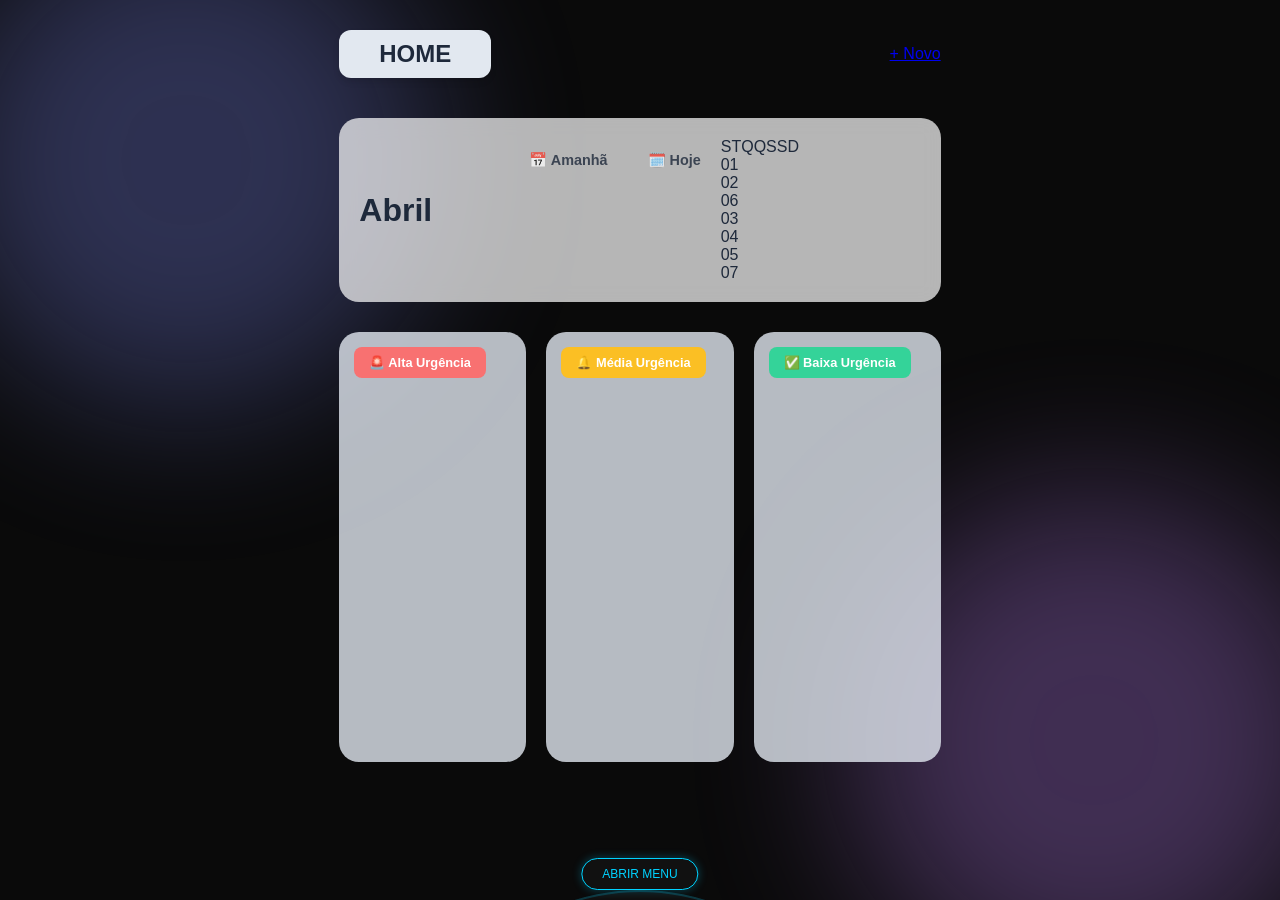
<file: codigo-fonte/html/home.html>
<!DOCTYPE html>
<html lang="pt-br">
<head>
    <meta charset="UTF-8">
    <meta name="viewport" content="width=device-width, initial-scale=1.0">
    <title>Task Master - Lista de Tarefas</title>
    <link rel="stylesheet" href="../style/home.css">
    <script src="../js/home.js" defer></script>
    <script src="../js/menu.js" defer></script>
    <link rel="stylesheet" href="../style/menu.css">
    <link href="https://fonts.googleapis.com/css2?family=Plus+Jakarta+Sans:wght@300;400;600;700&display=swap" rel="stylesheet">
</head>
<body>
    <div class="background-blobs">
        <div class="blob color-1"></div>
        <div class="blob color-2"></div>
    </div>

    <main class="container-lista">
        <header class="top-bar">
           
            <div class="main-title">HOME</div>
            <a href="./manage_tasks.html" class="btn-add-new">+ Novo</a>
        </header>

        <section class="summary-section">
            <div class="month-display">Abril</div>
            <div class="schedule-summary">
                <div class="summary-col">
                    <h3>📅 Amanhã</h3>
                    <div id="amanhaList" class="mini-list"></div>
                </div>
                <div class="summary-col">
                    <h3>🗓️ Hoje</h3>
                    <div id="hojeList" class="mini-list"></div>
                </div>
            </div>
            <div class="mini-calendar">
                <div class="cal-grid">
                    <span>S</span><span>T</span><span>Q</span><span>Q</span><span>S</span><span>S</span><span>D</span>
                    <div>01</div><div class="today">02</div><div>06</div><div>03</div><div>04</div><div>05</div><div>07</div>
                </div>
            </div>
        </section>

        <section class="kanban-board">
            <div class="kanban-col">
                <div class="badge red">🚨 Alta Urgência</div>
                <div class="task-items" id="altaUrge"></div>
            </div>
            <div class="kanban-col">
                <div class="badge yellow">🔔 Média Urgência</div>
                <div class="task-items" id="mediaUrge"></div>
            </div>
            <div class="kanban-col">
                <div class="badge green">✅ Baixa Urgência</div>
                <div class="task-items" id="baixaUrge"></div>
            </div>
        </section>
    </main>
<button class="toggle-btn" id="toggleBtn">ABRIR MENU</button>
    
    <div class="menu-wrapper retracted" id="wrapper">
        <div class="selector"></div>
        <div class="wheel" id="wheel">
            <div class="item" draggable="true"><a href="./home.html">🏠</a></div>
            <div class="item" draggable="true">📆</div>
            <div class="item" draggable="true"><a href="./manage_tasks.html">📋</a></div>
            <div class="item" draggable="true">✏️</div>
            <div class="item" draggable="true">🗑️</div>
            <div class="item" draggable="true">⚙️</div>
            <div class="item" draggable="true">👤</div>
            <div class="item" draggable="true"><a href="../index.html">🔚</a></div>
        </div>
    </div>
</body>
</html>
</file>
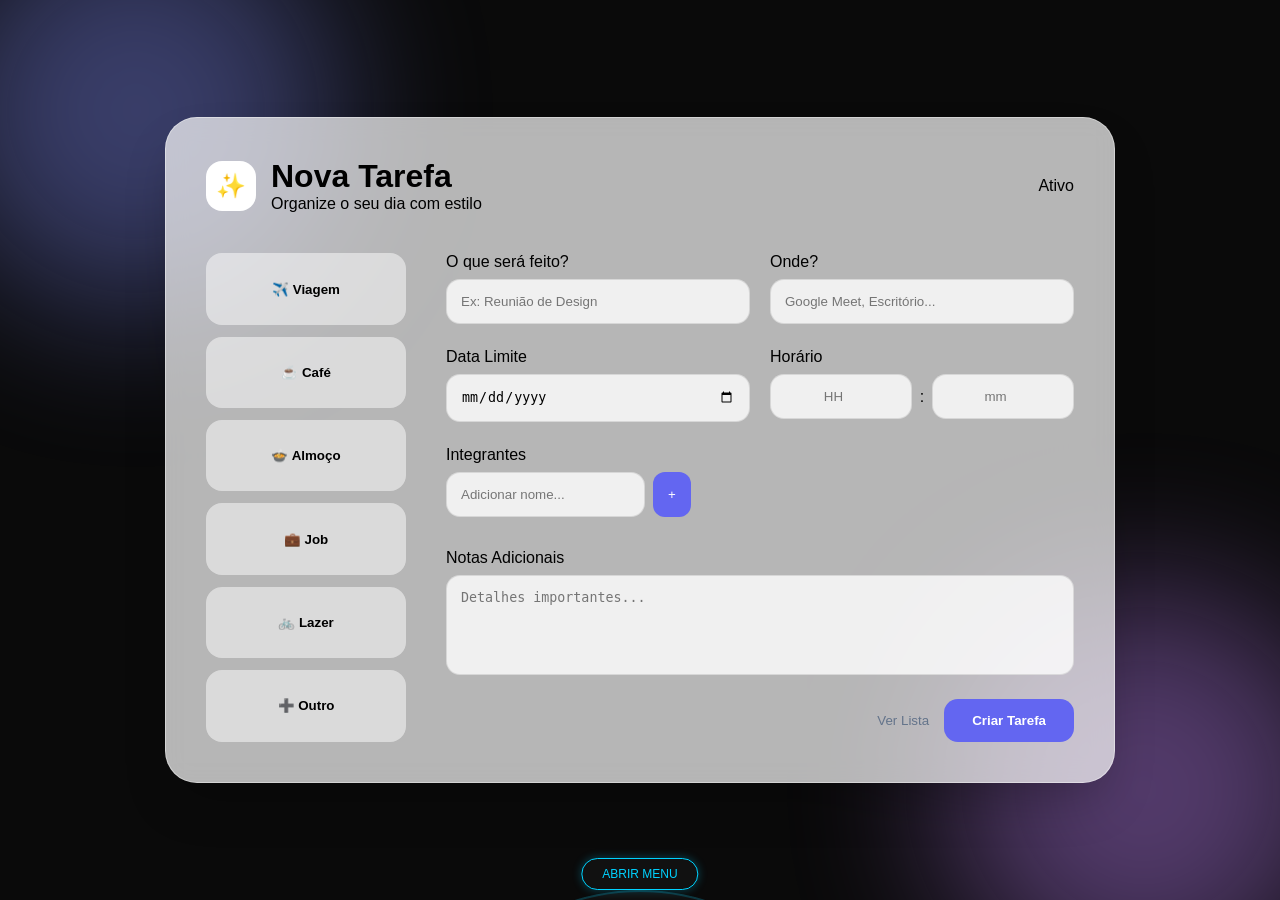
<file: codigo-fonte/html/manage_tasks.html>
<!DOCTYPE html>
<html lang="pt-br">
<head>
    <meta charset="UTF-8">
    <meta name="viewport" content="width=device-width, initial-scale=1.0">
    <title>Task Master - Cadastro</title>
    <link rel="stylesheet" href="../style/manage_tasks.css">
    <script src="../js/manage_tasks.js" defer></script>
    <script src="../js/menu.js" defer></script>
    <link rel="stylesheet" href="../style/menu.css">
    <link href="https://fonts.googleapis.com/css2?family=Plus+Jakarta+Sans:wght@300;400;600;700&display=swap" rel="stylesheet">
</head>
<body>
    <div class="background-blobs">
        <div class="blob color-1"></div>
        <div class="blob color-2"></div>
    </div>

    <main class="glass-container">
        <header class="glass-header">
            <div class="header-content">
                <div class="icon-circle">✨</div>
                <div>
                    <h1>Nova Tarefa</h1>
                    <p>Organize o seu dia com estilo</p>
                </div>
            </div>
            <div class="status-badge">Ativo</div>
        </header>

        <div class="content-wrapper">
            <aside class="type-grid" id="typeSelector">
                <button class="type-card" data-type="Viagem"><span>✈️</span> Viagem</button>
                <button class="type-card" data-type="Café"><span>☕</span> Café</button>
                <button class="type-card" data-type="Almoço"><span>🍲</span> Almoço</button>
                <button class="type-card" data-type="Trabalho"><span>💼</span> Job</button>
                <button class="type-card" data-type="Passeio"><span>🚲</span> Lazer</button>
                <button class="type-card" data-type="Outros"><span>➕</span> Outro</button>
            </aside>

            <section class="main-form">
                <div class="input-row">
                    <div class="input-group">
                        <label>O que será feito?</label>
                        <input type="text" id="titulo" placeholder="Ex: Reunião de Design">
                    </div>
                    <div class="input-group">
                        <label>Onde?</label>
                        <input type="text" id="local" placeholder="Google Meet, Escritório...">
                    </div>
                </div>

                <div class="input-row">
                    <div class="input-group">
                        <label>Data Limite</label>
                        <input type="date" id="prazo">
                    </div>
                    <div class="input-group">
                        <label>Horário</label>
                        <div class="time-input-container">
                            <input type="number" id="hora" placeholder="HH" min="0" max="23">
                            <span>:</span>
                            <input type="number" id="minuto" placeholder="mm" min="0" max="59">
                        </div>
                    </div>
                </div>

                <div class="input-group full">
                    <label>Integrantes</label>
                    <div class="modern-chip-input">
                        <input type="text" id="intInput" placeholder="Adicionar nome...">
                        <button onclick="addIntegrante()">+</button>
                    </div>
                    <div id="chipContainer" class="chip-container"></div>
                </div>

                <div class="input-group full">
                    <label>Notas Adicionais</label>
                    <textarea id="descricao" placeholder="Detalhes importantes..."></textarea>
                </div>

                <div class="form-footer">
                    <button class="btn-secondary" onclick="window.location.href='./home.html'">Ver Lista</button>
                    <button class="btn-primary" onclick="salvarTarefa()">Criar Tarefa</button>
                </div>
            </section>
        </div>
    </main>

<button class="toggle-btn" id="toggleBtn">ABRIR MENU</button>
    
    <div class="menu-wrapper retracted" id="wrapper">
        <div class="selector"></div>
        <div class="wheel" id="wheel">
            <div class="item" draggable="true"><a href="./home.html">🏠</a></div>
            <div class="item" draggable="true">📆</div>
            <div class="item" draggable="true"><a href="./manage_tasks.html">📋</a></div>
            <div class="item" draggable="true">✏️</div>
            <div class="item" draggable="true">🗑️</div>
            <div class="item" draggable="true">⚙️</div>
            <div class="item" draggable="true">👤</div>
            <div class="item" draggable="true"><a href="../index.html">🔚</a></div>
        </div>
    </div>

</body>
</html>
</file>
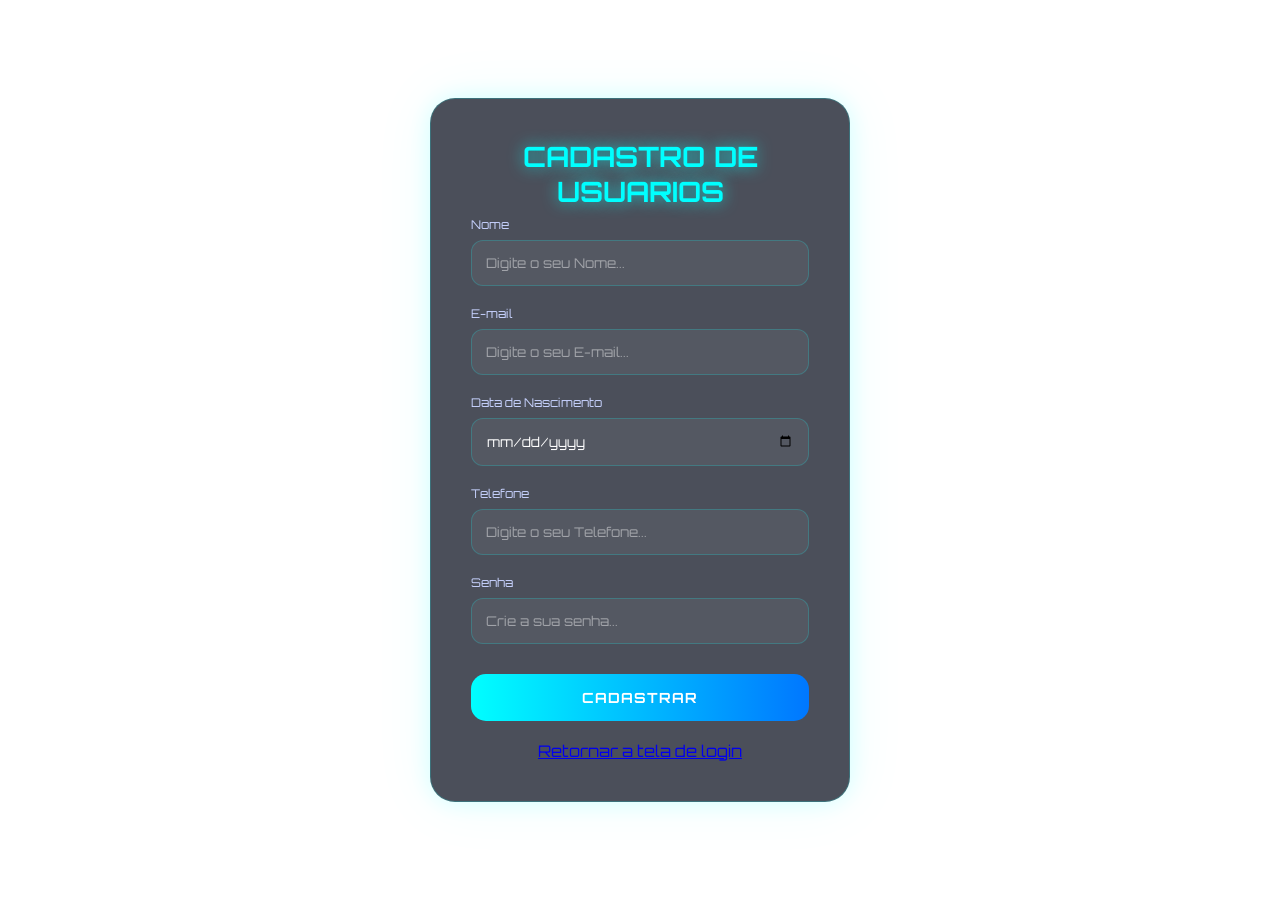
<file: codigo-fonte/html/register.html>
<!DOCTYPE html>
<html lang="pt-br">
<head>
    <meta charset="UTF-8">
    <meta name="viewport" content="width=device-width, initial-scale=1.0">
    <title>Cadastro</title>
    <script src="../js/register.js" defer></script>
    <link rel="stylesheet" href="../style/register.css">
</head>
<body>
<div class="background-glow"></div>
<div class="conteiner">    
 <form id="cadastroUser">
    <h2>CADASTRO DE USUARIOS</h2>

    <!--caixa de texto NOME-->
    <div class="input-box"> 
    <label for="nome">Nome</label>
    <input type="text" id="nome" name="nome" placeholder="Digite o seu Nome...">
    </div>
    <!--caixa de texto E-MAIL--> 
    <div class="input-box"> 
    <label for="email">E-mail</label>
    <input type="email" id="email" name="email" placeholder="Digite o seu E-mail...">
    </div>
    <!--caixa de texto DATA DE NASCIMENTO-->
    <div class="input-box"> 
    <label for="dataN">Data de Nascimento</label>
    <input type="date" id="dataN" name="dataN">
    </div>
    <!--caixa de texto Telefone-->
    <div class="input-box"> 
    <label for="tel">Telefone</label>
    <input type="number" id="tel" name="tel" placeholder="Digite o seu Telefone...">
    </div>
    <!--CAIXA DE TEXTO SENHA--> 
    <div class="input-box"> 
    <label for="senha">Senha</label>
    <input type="password" id="senha" name="senha" placeholder="Crie a sua senha...">
    </div>
    <!--Botao cadastrar-->
    <input type="submit" value="CADASTRAR" class="btn">
<br><br>
<a href="../index.html">Retornar a tela de login</a>
 </form>
 <span id="mensagem"></span> 
<p id="mensagems"></p> 
</div> 
 
</body>
</html>
</file>
<file: codigo-fonte/style/home.css>
:root {
    --primary: #6366f1;
    --bg-dark: #0f172a;
    --glass-bg: rgba(255, 255, 255, 0.7);
    --glass-border: rgba(255, 255, 255, 0.4);
    --text-main: #1e293b;
}

body {
    font-family: 'Plus Jakarta Sans', sans-serif;
    background-color: var(--bg-dark);
    margin: 0;
    min-height: 100vh;
    color: var(--text-main);
}

/* Reutilizando Background */
.background-blobs { position: fixed; width: 100%; height: 100%; z-index: -1; }
.blob { position: absolute; width: 500px; height: 500px; border-radius: 50%; filter: blur(80px); opacity: 0.3; }
.color-1 { background: #818cf8; top: -10%; left: -5%; }
.color-2 { background: #c084fc; bottom: -10%; right: -5%; }

.container-lista {
    padding: 30px;
    max-width: 1200px;
    margin: 0 auto;
}

/* Header */
.top-bar {
    display: flex;
    justify-content: space-between;
    align-items: center;
    margin-bottom: 40px;
}

.main-title {
    background: #e2e8f0;
    padding: 10px 40px;
    border-radius: 12px;
    font-weight: 800;
    font-size: 1.5rem;
    box-shadow: 0 4px 6px rgba(0,0,0,0.1);
}

.search-box {
    background: white;
    padding: 8px 15px;
    border-radius: 10px;
    display: flex;
    align-items: center;
    gap: 10px;
}

.search-box input { border: none; outline: none; }

/* Resumo */
.summary-section {
    display: grid;
    grid-template-columns: 150px 1fr 200px;
    background: var(--glass-bg);
    backdrop-filter: blur(10px);
    border-radius: 20px;
    padding: 20px;
    margin-bottom: 30px;
    gap: 20px;
}

.month-display { font-size: 2rem; font-weight: 700; align-self: center; }

.schedule-summary { display: flex; gap: 40px; }
.summary-col h3 { font-size: 0.9rem; margin-bottom: 10px; opacity: 0.8; }

.mini-list { font-size: 0.85rem; display: flex; flex-direction: column; gap: 5px; }
.mini-item { display: flex; justify-content: space-between; gap: 20px; }
.dot { height: 8px; width: 8px; border-radius: 50%; display: inline-block; margin-right: 5px; }

/* Quadro Kanban */
.kanban-board {
    display: flex;
    grid-template-columns: repeat(auto-fit, minmax(250px, 1fr));
    gap: 20px;
}

.kanban-col {
    flex: 1;
    background: rgba(226, 232, 240, 0.8);
    border-radius: 20px;
    padding: 15px;
    min-height: 400px;
    min-width: 0;
}

.badge {
    padding: 8px 15px;
    border-radius: 8px;
    color: white;
    font-weight: bold;
    font-size: 0.8rem;
    margin-bottom: 20px;
    display: inline-block;
}

.red { background: #f87171; }
.yellow { background: #fbbf24; }
.green { background: #34d399; }
.blue { background: #3b82f6; }

/* Cards de Tarefa */
.task-card {
    background: white;
    padding: 15px;
    border-radius: 12px;
    margin-bottom: 10px;
    display: flex;
    align-items: center;
    gap: 10px;
    box-shadow: 0 2px 4px rgba(0,0,0,0.05);
}

.task-card input[type="checkbox"] { transform: scale(1.2); }
.task-info h4 { margin: 0; font-size: 0.95rem; }
.task-info p { margin: 0; font-size: 0.75rem; color: #64748b; }

@media (max-width: 768px) {
    .summary-section { grid-template-columns: 1fr; }
    .kanban-board { grid-template-columns: 1fr; }
}

.task-card {
    transition: transform 0.5s ease, opacity 0.5s ease, background 0.3s;
}

/* Quando o checkbox é marcado, podemos dar um feedback visual */
.task-card:has(input:checked) {
    background: #f1f5f9;
    border-left: 4px solid #34d399; /* Verde para indicar conclusão */
}

/* Layout Principal */
.quadros-container {
    display: flex;
    gap: 20px;
    padding: 20px;
    overflow-x: auto; /* Permite scroll horizontal em telas médias */
    align-items: flex-start;
}

/* Colunas Individuais */
.coluna {
    flex: 1;
    min-width: 280px; /* Garante que a coluna não fique muito estreita */
    background-color: #f4f4f9; /* Ou a cor que você definiu no seu projeto */
    border-radius: 8px;
    padding: 15px;
    display: flex;
    flex-direction: column;
    gap: 10px;
    transition: all 0.3s ease;
}

/* --- RESPONSIVIDADE (Celulares e Tablets) --- */

@media (max-width: 1024px) {
    .quadros-container {
        padding: 10px;
        gap: 15px;
    }
}

@media (max-width: 768px) {
    .quadros-container {
        flex-direction: column; /* Empilha as colunas verticalmente */
        overflow-x: hidden;
    }

    .coluna {
        width: 100%; /* Ocupa a largura total da tela */
        min-width: unset;
    }

    /* Ajuste da barra de pesquisa e resumo superior para telas pequenas */
    .header-info {
        flex-direction: column;
        align-items: center;
        text-align: center;
        gap: 20px;
    }

    .search-bar {
        width: 90%;
    }
    
    .resumo-superior {
        display: flex;
        flex-direction: column;
        width: 100%;
    }
    .kanban-board {
        flex-direction: column; /* Empilha apenas no celular para não ficar ilegível */
    }
    
    .summary-section { 
        grid-template-columns: 1fr; 
    }
}
</file>
<file: codigo-fonte/style/menu.css>
body {
    margin: 0;
    padding: 0;
    min-height: 100vh;
    background-color: #0a0a0a;
    font-family: sans-serif;
    overflow-x: hidden;
    overflow-y: auto;
    display: flex;
    flex-direction: column;
    align-items: center;
}

        .menu-wrapper {
            position: fixed;
            bottom: -220px;
            width: 440px;
            height: 440px;
            display: flex;
            justify-content: center;
            align-items: flex-start;
            pointer-events: none;
            transition: bottom 0.5s cubic-bezier(0.4, 0, 0.2, 1);
            z-index: 100;
        }

        /* Estado retrátil: esconde o menu mas mantém o topo acessível */
        .menu-wrapper.retracted { bottom: -430px; }

        .wheel {
            position: relative;
            width: 100%;
            height: 100%;
            background: rgba(255, 255, 255, 0.03);
            border-radius: 50%;
            border: 2px solid rgba(0, 210, 255, 0.2);
            backdrop-filter: blur(8px);
            pointer-events: all;
            touch-action: none;
            cursor: grab;
        }

        .item {
            position: absolute;
            top: 50%;
            left: 50%;
            width: 60px;
            height: 60px;
            margin: -30px 0 0 -30px;
            background: #111;
            border: 1px solid #00d2ff;
            border-radius: 50%;
            display: flex;
            justify-content: center;
            align-items: center;
            font-size: 24px;
            cursor: pointer;
            user-select: none;
            z-index: 5;
        }

        .item.dragging-order { opacity: 0.5; background: #00d2ff; }
        .item.over { border: 2px dashed #fff; transform: scale(1.1); }

        .toggle-btn {
            position: fixed;
            bottom: 10px;
            left: 50%;
            transform: translateX(-50%);
            padding: 8px 20px;
            background: #111;
            border: 1px solid #00d2ff;
            border-radius: 20px;
            cursor: pointer;
            z-index: 1000;
            color: #00d2ff;
            font-size: 12px;
            box-shadow: 0 0 10px rgba(0, 210, 255, 0.3);
        }

        .selector {
            position: absolute;
            top: -20px;
            left: 50%;
            transform: translateX(-50%);
            width: 0; height: 0;
            border-left: 12px solid transparent;
            border-right: 12px solid transparent;
            border-bottom: 18px solid #00d2ff;
        }
</file>
<file: codigo-fonte/style/manage_tasks.css>
:root {
    --primary: #6366f1;
    --primary-hover: #4f46e5;
    --bg-dark: #0f172a;
    --glass-bg: rgba(255, 255, 255, 0.7);
    --glass-border: rgba(255, 255, 255, 0.4);
    --text-main: #1e293b;
}

* { margin: 0; padding: 0; box-sizing: border-box; }

body {
    font-family: 'Plus Jakarta Sans', sans-serif;
    background-color: var(--bg-dark);
    min-height: 100vh;
    display: flex;
    align-items: center;
    justify-content: center;
    padding: 20px;
}



.background-blobs { position: fixed; width: 100%; height: 100%; z-index: -1; top: 0; left: 0; }
.blob { position: absolute; width: 400px; height: 400px; border-radius: 50%; filter: blur(80px); opacity: 0.4; }
.color-1 { background: #818cf8; top: -10%; left: -5%; }
.color-2 { background: #c084fc; bottom: -10%; right: -5%; }

.glass-container {
    background: var(--glass-bg);
    backdrop-filter: blur(12px);
    border: 1px solid var(--glass-border);
    border-radius: 32px;
    width: 100%;
    max-width: 950px;
    padding: 40px;
    box-shadow: 0 25px 50px -12px rgba(0, 0, 0, 0.25);
}

.glass-header { display: flex; justify-content: space-between; align-items: center; margin-bottom: 40px; }
.header-content { display: flex; align-items: center; gap: 15px; }
.icon-circle { width: 50px; height: 50px; background: white; border-radius: 16px; display: flex; align-items: center; justify-content: center; font-size: 1.5rem; }

.content-wrapper { display: grid; grid-template-columns: 200px 1fr; gap: 40px; }
.type-grid { display: grid; grid-template-columns: 1fr; gap: 12px; }
.type-card { background: rgba(255,255,255,0.5); border: 1px solid transparent; padding: 12px; border-radius: 16px; cursor: pointer; font-weight: 600; transition: 0.3s; }
.type-card.selected { background: white; border-color: var(--primary); }

.main-form { display: flex; flex-direction: column; gap: 24px; }
.input-row { display: grid; grid-template-columns: 1fr 1fr; gap: 20px; }
.input-group { display: flex; flex-direction: column; gap: 8px; }

.time-input-container { display: flex; gap: 8px; align-items: center; }
.time-input-container input { width: 100%; text-align: center; }

input, textarea { padding: 14px; border-radius: 14px; border: 1px solid rgba(0,0,0,0.1); background: rgba(255,255,255,0.8); outline: none; }
textarea { height: 100px; resize: none; }

.modern-chip-input { display: flex; gap: 8px; }
.modern-chip-input button { background: var(--primary); color: white; border: none; padding: 0 15px; border-radius: 12px; cursor: pointer; }

.form-footer { display: flex; justify-content: flex-end; gap: 15px; }
.btn-primary { background: var(--primary); color: white; border: none; padding: 14px 28px; border-radius: 14px; font-weight: 700; cursor: pointer; }
.btn-secondary { background: transparent; color: #64748b; border: none; cursor: pointer; }

/* Responsivo */
@media (max-width: 850px) {
    .content-wrapper { grid-template-columns: 1fr; }
    .type-grid { display: flex; overflow-x: auto; padding-bottom: 10px; }
    .type-card { flex: 0 0 auto; }
    .input-row { grid-template-columns: 1fr; }
}
</file>
<file: codigo-fonte/style/register.css>
@import url('https://fonts.googleapis.com/css2?family=Orbitron:wght@400;600&display=swap');
* { 
margin: 0;
padding: 0;
box-sizing: border-box;
font-family: 'Orbitron', sans-serif;

}

/* corpo do site */
body{
display: flex;
justify-content: center;
align-items: center;
min-height: 100vh;
background: linear-gradient(135deg,#03059b);
overflow: hidden;
position: relative;
    
}

.background-glow {
position: absolute;
width: 500px;
height: 500px;
background: radial-gradient(circle, rgba(#383838), transparent 70%);
border-radius: 50%;
filter: blur(40px);
animation: pulse 6s infinite ease-in-out;

}

@keyframes pulse {
0% {
transform: scale(1);
opacity: 0.5;    
}
50% {
transform: scale(1.3);
opacity: 1;     
}
100% {
transform: scale(1);
opacity: 0.5;      
}

}

/* conteiner principal */
.conteiner {
position: relative;
z-index: 2;

}

/* conteiner formulario */
#cadastroUser {
width: 420px;
padding: 40px;
border-radius: 25px;
background: rgba(15, 20, 35, 0.75);
backdrop-filter: blur(20px);
border: 1px solid rgba(0, 255, 255, 0.2);
box-shadow: 
0 0 25px rgba(0, 255, 255, 0.15),
0 0 60px rgba(0, 255, 255, 0.08);
text-align: center;
animation: float 4s ease-in-out infinite;
    
}

/* flutuação suave */
@keyframes float {
0% {
transform: translateY(0px);    
}
50% {
transform: translateY(-8px);     
}   
100% {
transform: translateY(0px);     
}
}

/* Titulo */
#cadastroUser h2 {
color: #00ffff;
margin-bottom: 8px;
font-size: 28px;
text-shadow: 0 0 15px rgba(0,255,255,0.7);

}

.subtitle {
color: #9aa4b2;
font-size: 12px;
margin-bottom: 30px;

}

.input-box {
text-align: left;
margin-bottom: 20px;  

}    

.input-box label {
display: block;
margin-bottom: 8px;
color: #c7d2fe;
font-size: 12px;

}

.input-box input {
width: 100%;
padding: 14px;
border-radius: 12px;
border: 1px solid rgba(0, 255, 255, 0.2);
background: rgba(255,255,255,0.05);
color:white;
outline: none;
transition: 0.3s ease; 

}

.input-box input::placeholder {
color: rgba(255,255,255,0.45);

}

.input-box input:focus {
border-color: #00ffff;
box-shadow: 0 0 15px rgba(0,255,255,0.5);
transform: scale(1.02);

}

/* Botão */
.btn {
width: 100%;
padding: 15px;
border: none;
border-radius: 15px;
background: linear-gradient(90deg, #00ffff, #0077ff);
color: #fff;
font-size: 14px;
font-weight: bold;
cursor: pointer;
transition: 0.4s ease;
letter-spacing: 1px;
margin-top: 10px;    

}

.btn:hover {
transform: translateY(-3px);
box-shadow: 0 0 20px rgba(0,255,255,0.6);    

}

/* responsividade */
@media (max-width: 500px) {
#cadastroUser {
width: 90%;
padding: 30px;    
}

}
</file>
